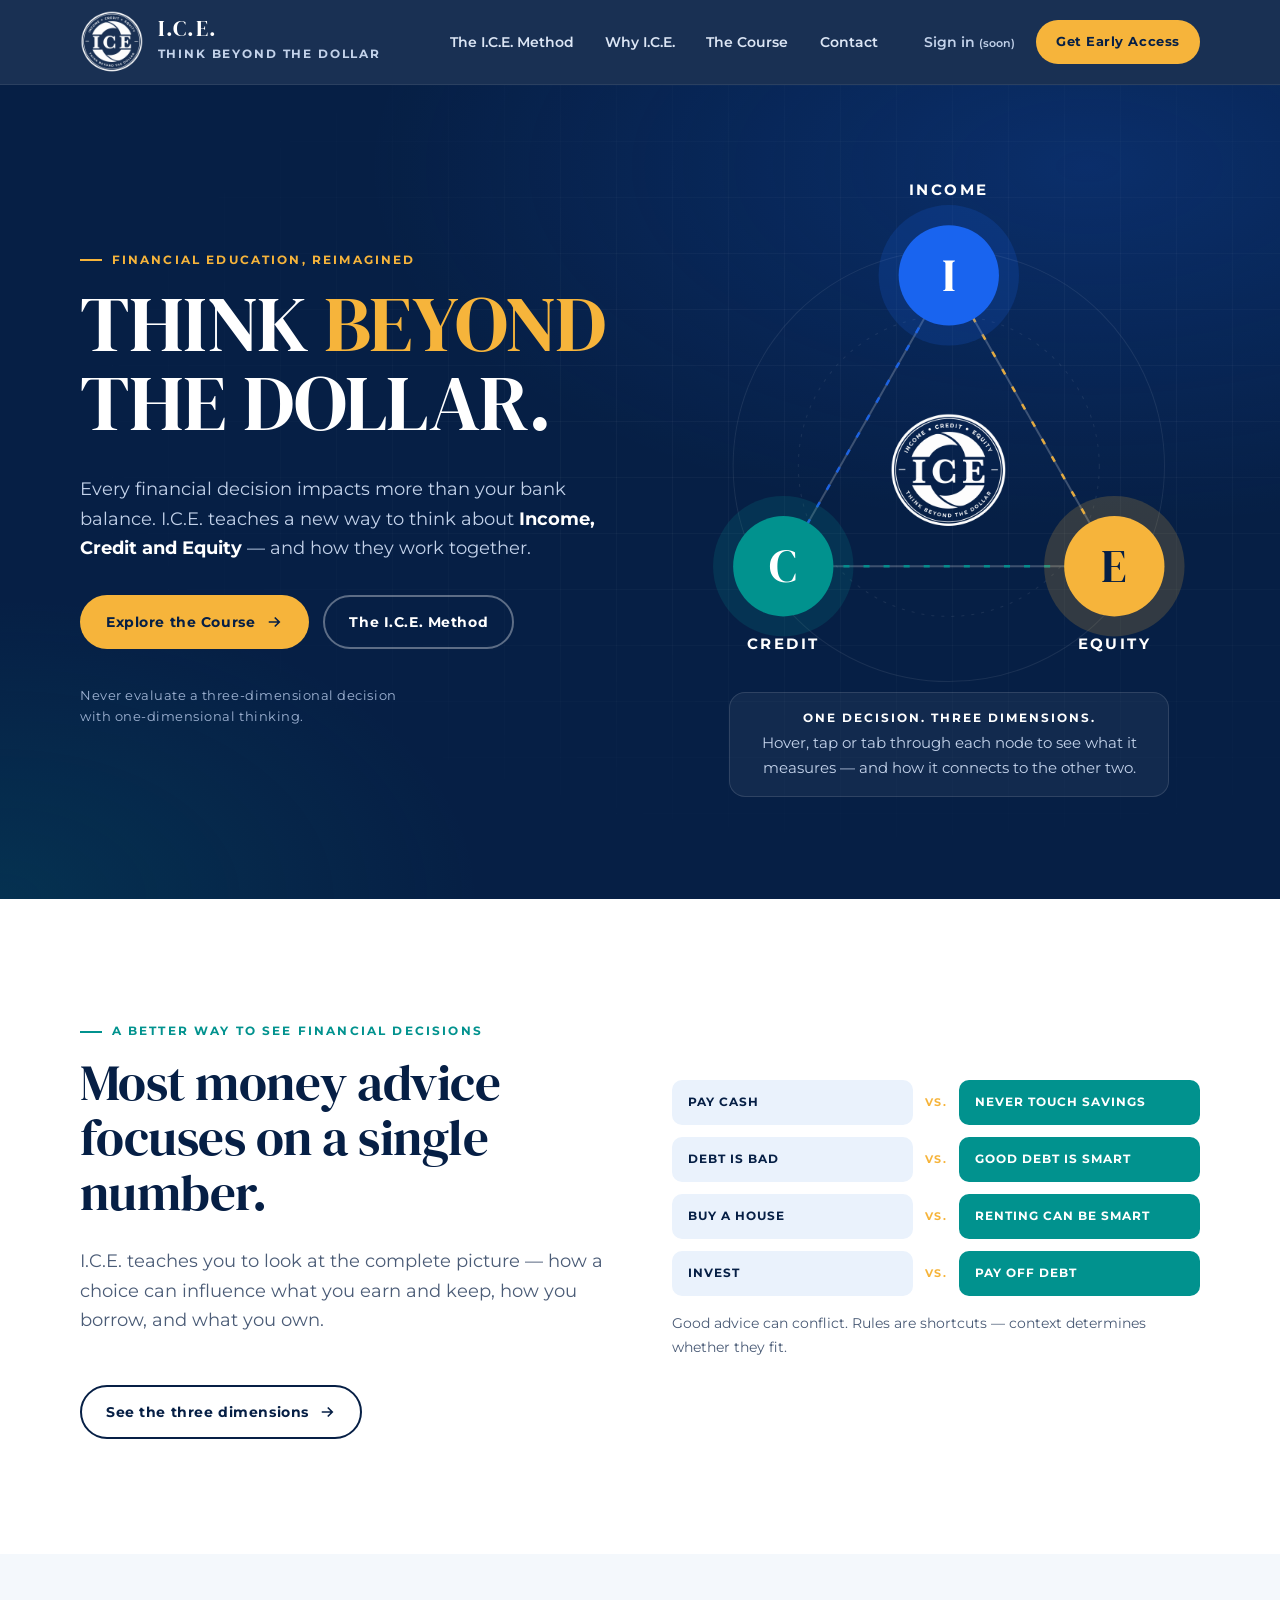
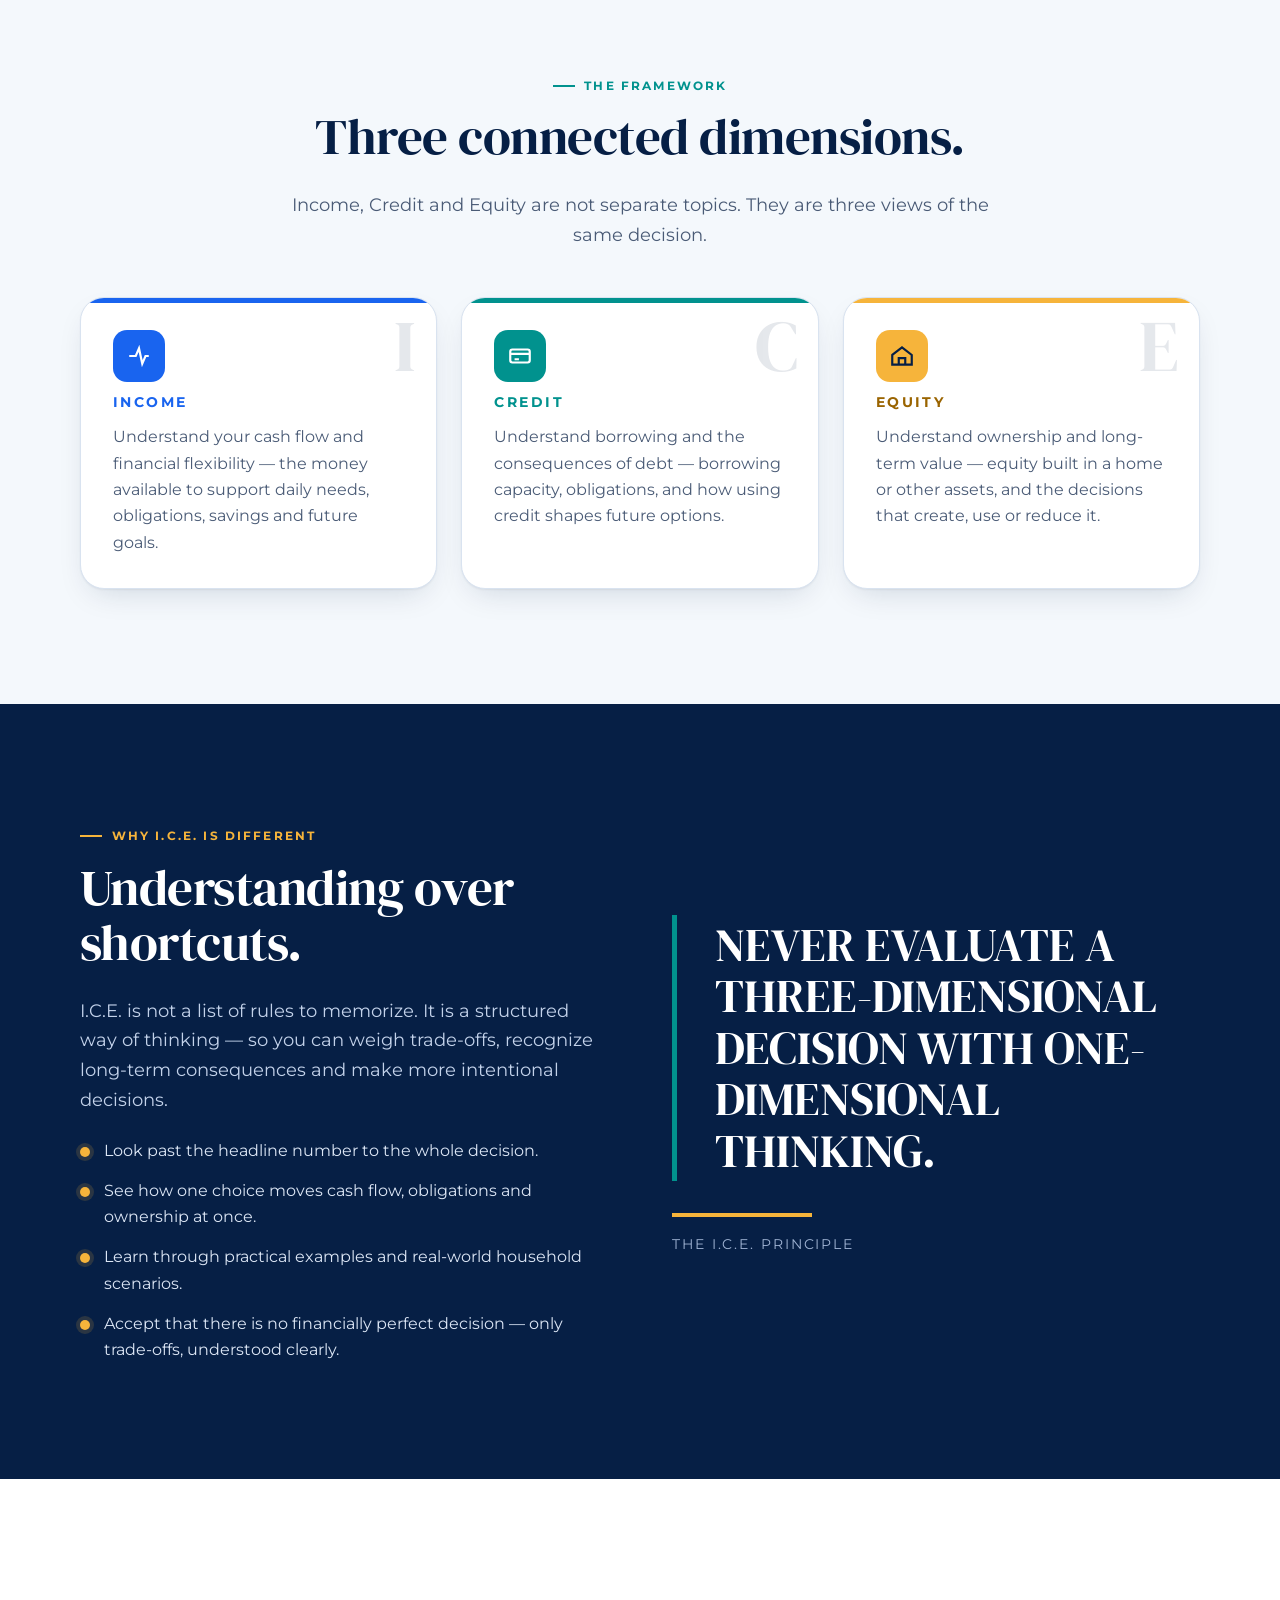
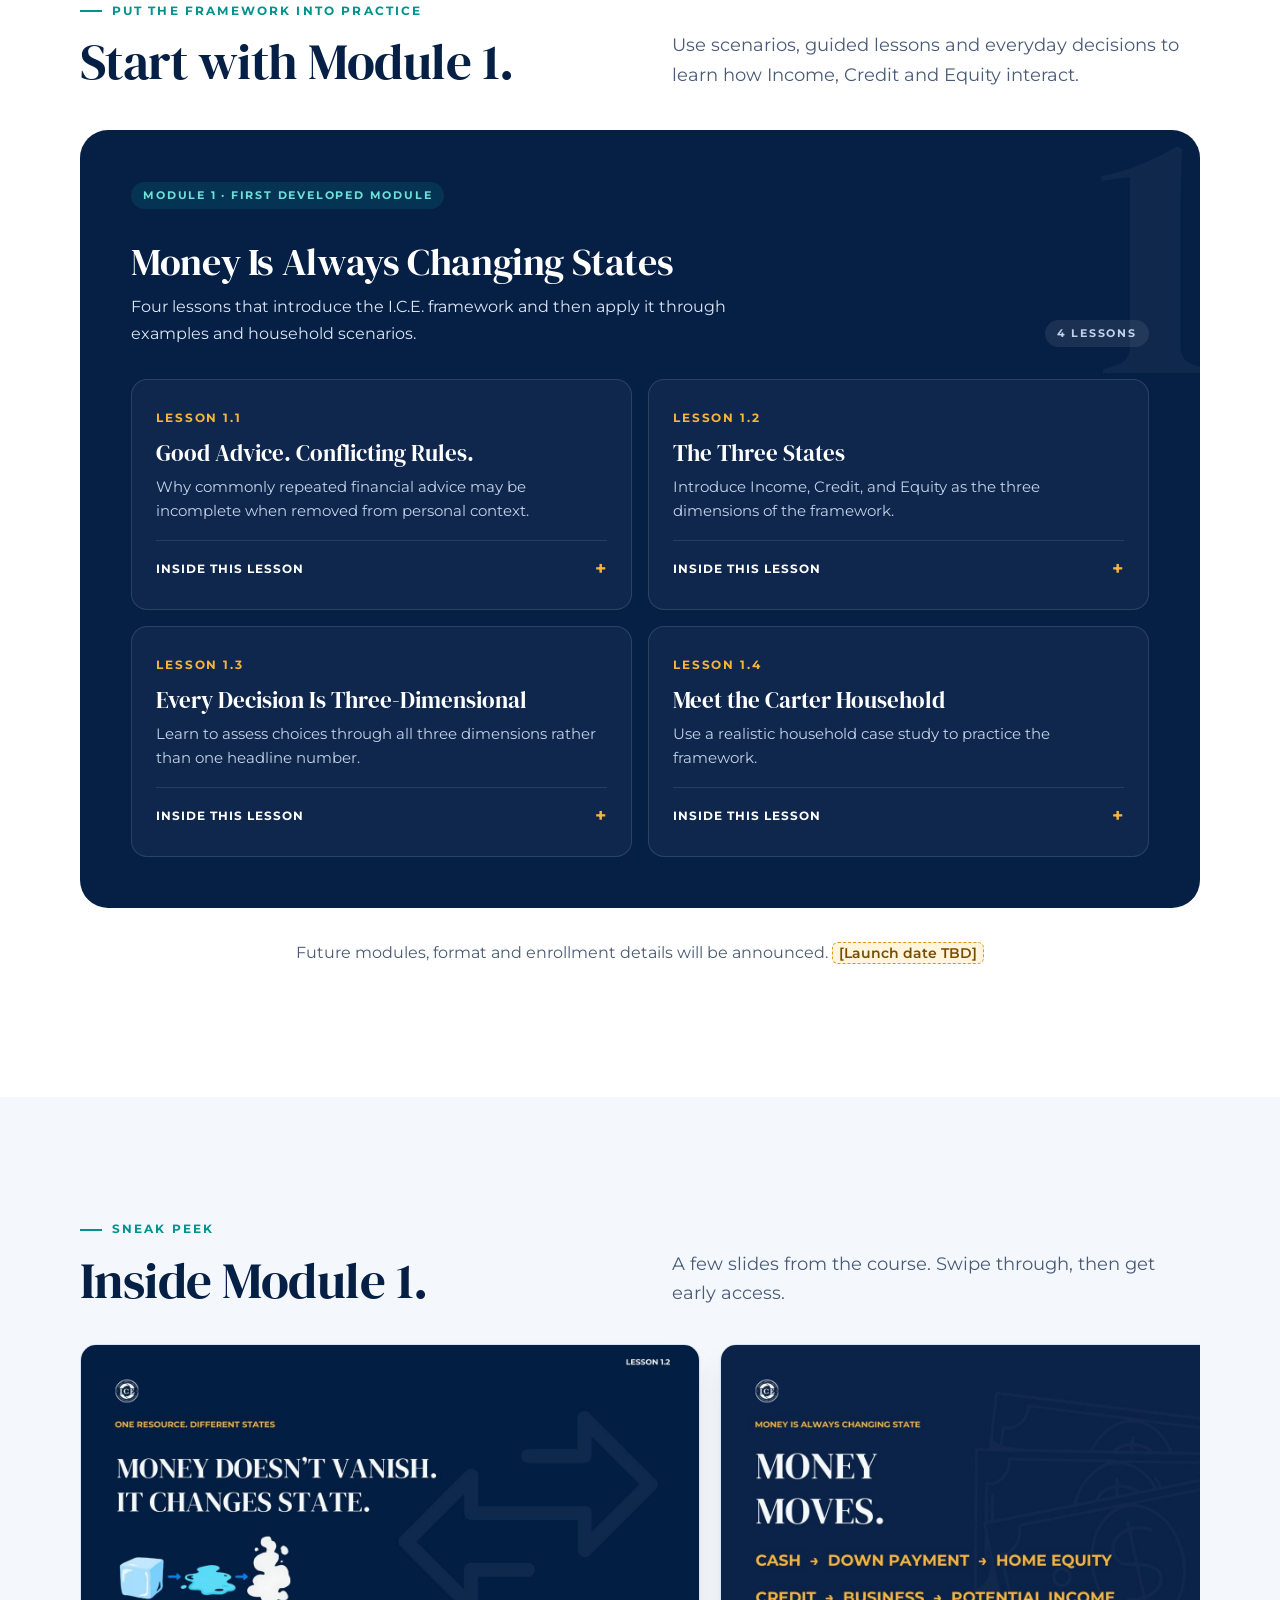
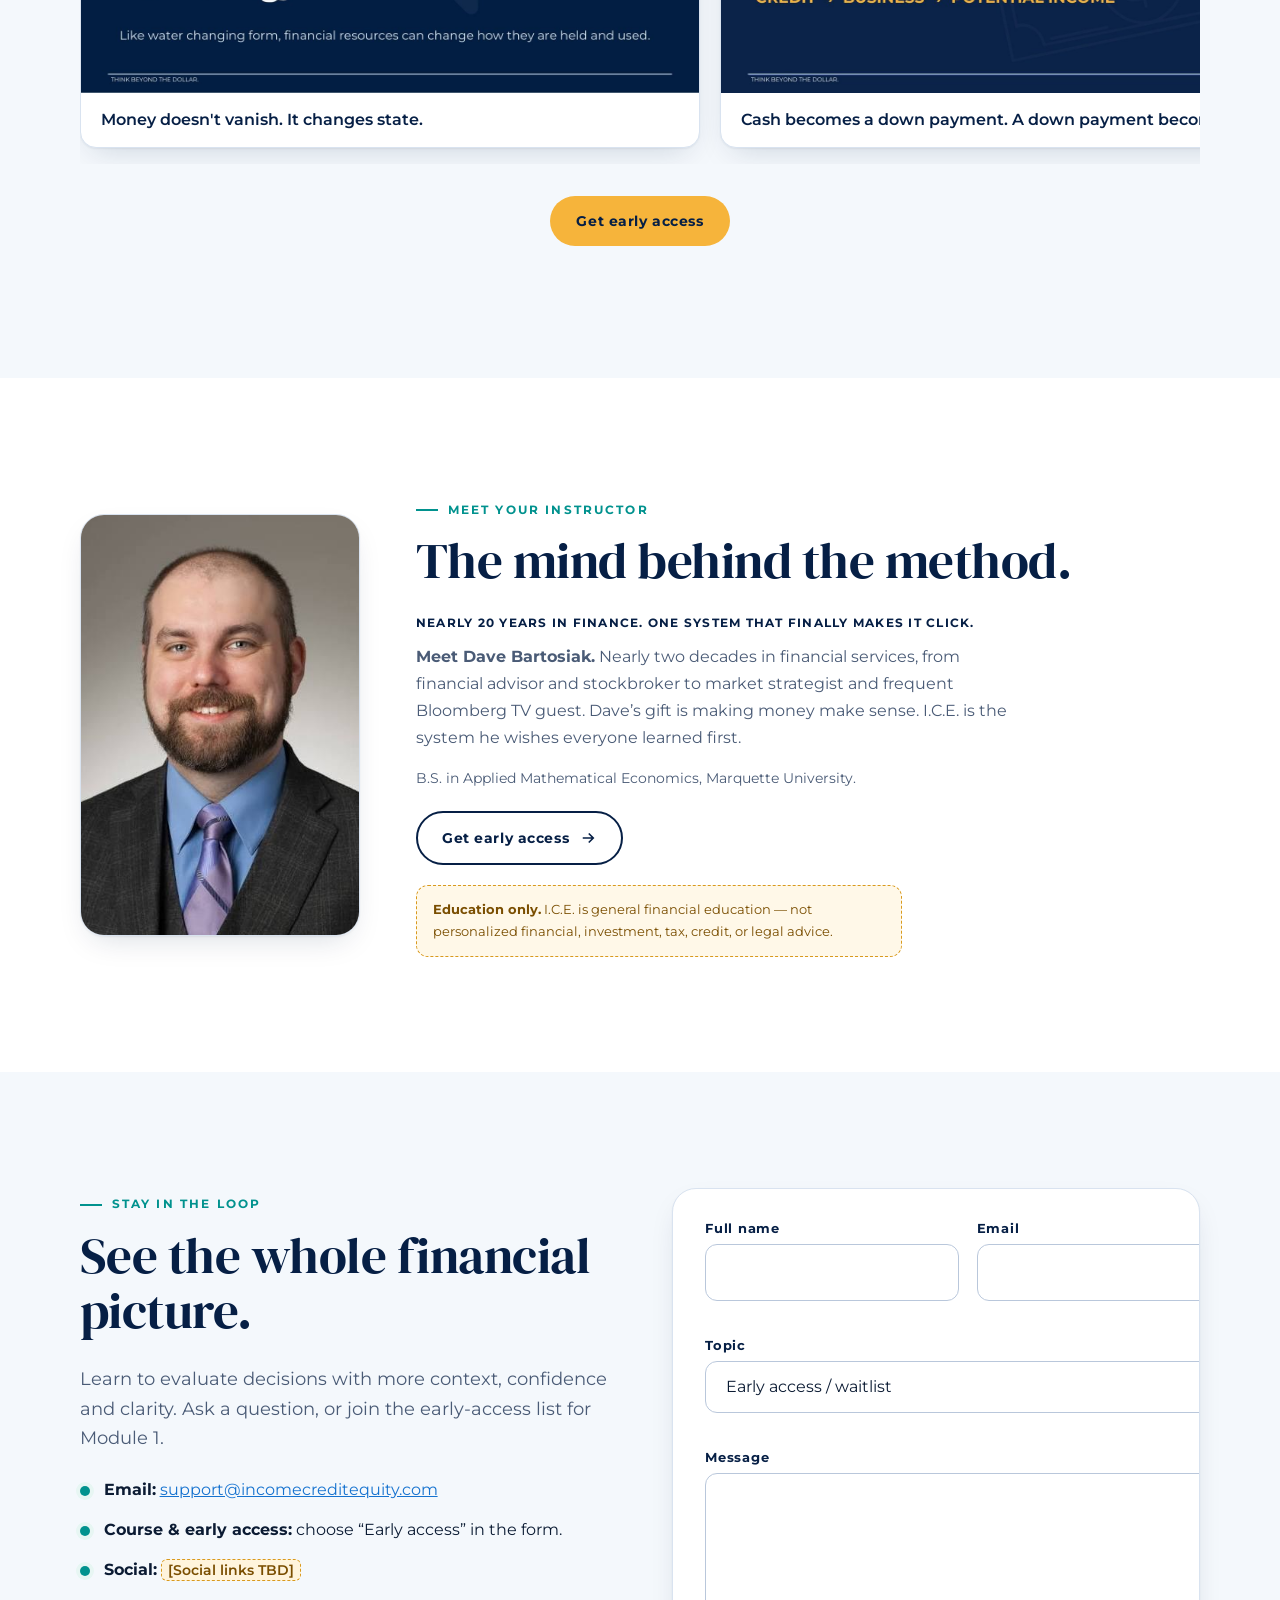
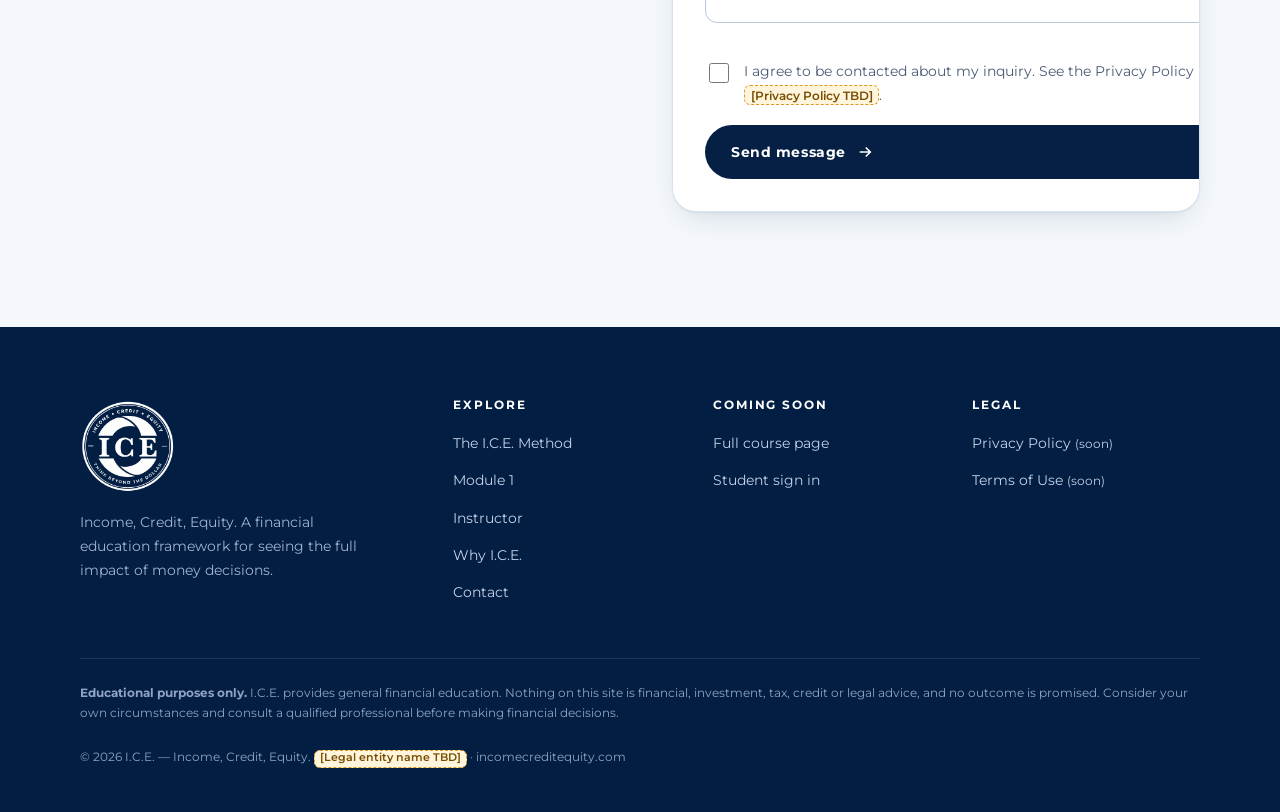
<file: index.html>
<!doctype html>
<html lang="en" class="no-js">
<head>
<meta charset="utf-8">
<meta name="viewport" content="width=device-width, initial-scale=1">
<title>I.C.E. — Income, Credit, Equity | Think Beyond the Dollar</title>
<meta name="description" content="I.C.E. is a financial education framework that teaches you to evaluate money decisions through Income, Credit and Equity together. Think Beyond the Dollar.">
<meta name="theme-color" content="#061F45">
<meta property="og:title" content="I.C.E. — Income, Credit, Equity | Think Beyond the Dollar"><meta property="og:description" content="I.C.E. is a financial education framework that teaches you to evaluate money decisions through Income, Credit and Equity together. Think Beyond the Dollar.">
<meta property="og:image" content="assets/ice-logo.jpg">
<link rel="icon" href="assets/favicon.png">
<link rel="preconnect" href="https://fonts.googleapis.com"><link rel="preconnect" href="https://fonts.gstatic.com" crossorigin>
<link href="https://fonts.googleapis.com/css2?family=DM+Serif+Display&family=Montserrat:wght@400;500;600;700&display=swap" rel="stylesheet">
<link rel="stylesheet" href="css/styles.css?v=20261105b">
</head>
<body>
<a class="skip" href="#main">Skip to content</a>
<header class="site-header">
  <div class="wrap nav">
    <a class="brand" href="index.html" aria-label="I.C.E. home">
      <img src="assets/ice-logo-white.png" alt="I.C.E. official seal: Income, Credit, Equity — Think Beyond the Dollar" width="60" height="60">
      <div><strong>I.C.E.</strong><span>Think Beyond the Dollar</span></div>
    </a>
    <button class="menu-btn" aria-expanded="false" aria-controls="nav-menu" aria-label="Menu"><span></span></button>
    <nav id="nav-menu" class="nav-menu" aria-label="Primary">
      <ul class="nav-links"><li><a href="#framework">The I.C.E. Method</a></li><li><a href="#different">Why I.C.E.</a></li><li><a href="#course">The Course</a></li><li><a href="#contact">Contact</a></li></ul>
      <div class="nav-actions">
        <!-- FUTURE: student accounts. Point to the LMS / auth provider once chosen. -->
        <a class="signin" href="#" aria-disabled="true" title="Student accounts coming soon">Sign in <small>(soon)</small></a>
        <!-- FUTURE: swap to enrollment/checkout URL when live. -->
        <a class="btn btn-primary" href="#contact">Get Early Access</a>
      </div>
    </nav>
  </div>
</header>
<main id="main" class="page-fade">

<section class="hero" aria-labelledby="hero-title">
  <div class="wrap hero-grid">
    <div class="reveal">
      <span class="eyebrow">Financial education, reimagined</span>
      <h1 id="hero-title">Think <em>Beyond</em> the Dollar.</h1>
      <p class="lead">Every financial decision impacts more than your bank balance. I.C.E. teaches a new way to think about <strong style="color:#fff">Income, Credit and Equity</strong> — and how they work together.</p>
      <div class="btn-row">
        <a class="btn btn-primary" href="#course">Explore the Course <svg viewBox="0 0 24 24" fill="none" stroke="currentColor" stroke-width="2.2" aria-hidden="true"><path d="M5 12h14M13 6l6 6-6 6"/></svg></a>
        <a class="btn btn-ghost" href="#framework">The I.C.E. Method</a>
      </div>
      <div class="hero-note"><span>Never evaluate a three-dimensional decision<br>with one-dimensional thinking.</span></div>
    </div>
    <div class="hero-visual reveal"><div class="system" data-system>
  <svg viewBox="0 0 500 470" role="group" aria-label="Diagram: Income, Credit and Equity connected as one system. Select a node to learn more.">
    <circle class="ring" cx="250" cy="275" r="215" style="stroke:rgba(255,255,255,.08)"/>
    <circle class="ring" cx="250" cy="275" r="150" style="stroke:rgba(255,255,255,.08);stroke-dasharray:3 7"/>
    <path class="link" data-pair="income-credit" d="M250 85 L85 375" style="stroke:rgba(255,255,255,.22)"/>
    <path class="link" data-pair="credit-equity" d="M85 375 L415 375" style="stroke:rgba(255,255,255,.22)"/>
    <path class="link" data-pair="income-equity" d="M415 375 L250 85" style="stroke:rgba(255,255,255,.22)"/>
    <path class="flow" d="M250 85 L85 375" stroke="#1964EF"/>
    <path class="flow" d="M85 375 L415 375" stroke="#01928E"/>
    <path class="flow" d="M415 375 L250 85" stroke="#F6B43B"/>
    <image class="center-seal" href="assets/ice-logo-white.png" x="190" y="220" width="120" height="120" aria-hidden="true"/>
    <g class="node" tabindex="0" role="button" data-key="income" data-color="#1964EF" data-title="INCOME" data-desc="How money flows into and out of your financial life — cash flow, flexibility, and what a decision does to the month." aria-label="INCOME: How money flows into and out of your financial life — cash flow, flexibility, and what a decision does to the month.">
      <circle class="halo" cx="250" cy="85" r="70" fill="#1964EF"/>
      <circle class="core" cx="250" cy="85" r="50" fill="#1964EF"/>
      <text class="letter" x="250" y="101" text-anchor="middle" style="fill:#fff">I</text>
      <text x="250" y="5" text-anchor="middle" style="fill:#fff">INCOME</text></g>
    <g class="node" tabindex="0" role="button" data-key="credit" data-color="#01928E" data-title="CREDIT" data-desc="Borrowing, obligations and access to capital — how a choice affects debt burden and future options." aria-label="CREDIT: Borrowing, obligations and access to capital — how a choice affects debt burden and future options.">
      <circle class="halo" cx="85" cy="375" r="70" fill="#01928E"/>
      <circle class="core" cx="85" cy="375" r="50" fill="#01928E"/>
      <text class="letter" x="85" y="391" text-anchor="middle" style="fill:#fff">C</text>
      <text x="85" y="457" text-anchor="middle" style="fill:#fff">CREDIT</text></g>
    <g class="node" tabindex="0" role="button" data-key="equity" data-color="#F6B43B" data-title="EQUITY" data-desc="Ownership, assets and long-term value — whether a decision creates, uses or reduces what you own." aria-label="EQUITY: Ownership, assets and long-term value — whether a decision creates, uses or reduces what you own.">
      <circle class="halo" cx="415" cy="375" r="70" fill="#F6B43B"/>
      <circle class="core" cx="415" cy="375" r="50" fill="#F6B43B"/>
      <text class="letter" x="415" y="391" text-anchor="middle" style="fill:#061F45">E</text>
      <text x="415" y="457" text-anchor="middle" style="fill:#fff">EQUITY</text></g>
  </svg>
</div>
<div class="system-caption" aria-live="polite"><strong>One decision. Three dimensions.</strong><p>Hover, tap or tab through each node to see what it measures — and how it connects to the other two.</p></div></div>
  </div>
</section>

<section class="section" aria-labelledby="better">
  <div class="wrap grid-2">
    <div class="reveal">
      <span class="eyebrow">A better way to see financial decisions</span>
      <h2 id="better">Most money advice focuses on a single number.</h2>
      <p class="lead">I.C.E. teaches you to look at the complete picture — how a choice can influence what you earn and keep, how you borrow, and what you own.</p>
      <a class="btn btn-outline mt-2" href="#framework">See the three dimensions <svg viewBox="0 0 24 24" fill="none" stroke="currentColor" stroke-width="2.2" aria-hidden="true"><path d="M5 12h14M13 6l6 6-6 6"/></svg></a>
    </div>
    <div class="reveal">
      <div class="versus" aria-label="Examples of familiar financial rules that conflict">
        <div class="vs-row"><span class="a">Pay cash</span><i>VS.</i><span class="b">Never touch savings</span></div>
        <div class="vs-row"><span class="a">Debt is bad</span><i>VS.</i><span class="b">Good debt is smart</span></div>
        <div class="vs-row"><span class="a">Buy a house</span><i>VS.</i><span class="b">Renting can be smart</span></div>
        <div class="vs-row"><span class="a">Invest</span><i>VS.</i><span class="b">Pay off debt</span></div>
      </div>
      <p style="margin-top:1rem;font-size:.9rem;color:var(--muted)">Good advice can conflict. Rules are shortcuts — context determines whether they fit.</p>
    </div>
  </div>
</section>

<section class="section tint" id="framework" aria-labelledby="pillars">
  <div class="wrap">
    <div class="center reveal" style="margin-bottom:3rem"><span class="eyebrow">The framework</span><h2 id="pillars">Three connected dimensions.</h2>
    <p class="lead">Income, Credit and Equity are not separate topics. They are three views of the same decision.</p></div>
    <div class="grid-3">
  <article class="card pillar c-income reveal"><div class="bar"></div><span class="letter" aria-hidden="true">I</span>
    <div class="icon" aria-hidden="true"><svg width="26" height="26" viewBox="0 0 24 24" fill="none" stroke="currentColor" stroke-width="2"><path d="M3 12h6l3-7 3 14 3-7h3"/></svg></div>
    <h3>Income</h3><p>Understand your cash flow and financial flexibility — the money available to support daily needs, obligations, savings and future goals.</p></article>
  <article class="card pillar c-credit reveal"><div class="bar"></div><span class="letter" aria-hidden="true">C</span>
    <div class="icon" aria-hidden="true"><svg width="26" height="26" viewBox="0 0 24 24" fill="none" stroke="currentColor" stroke-width="2"><rect x="3" y="6" width="18" height="12" rx="2"/><path d="M3 10h18M7 15h4"/></svg></div>
    <h3>Credit</h3><p>Understand borrowing and the consequences of debt — borrowing capacity, obligations, and how using credit shapes future options.</p></article>
  <article class="card pillar c-equity reveal"><div class="bar"></div><span class="letter" aria-hidden="true">E</span>
    <div class="icon" aria-hidden="true"><svg width="26" height="26" viewBox="0 0 24 24" fill="none" stroke="currentColor" stroke-width="2"><path d="M3 11l9-7 9 7v9H3z"/><path d="M9 20v-6h6v6"/></svg></div>
    <h3>Equity</h3><p>Understand ownership and long-term value — equity built in a home or other assets, and the decisions that create, use or reduce it.</p></article>
</div>
  </div>
</section>

<section class="section dark" id="different" aria-labelledby="different-h">
  <div class="wrap grid-2">
    <div class="reveal">
      <span class="eyebrow">Why I.C.E. is different</span>
      <h2 id="different-h">Understanding over shortcuts.</h2>
      <p class="lead">I.C.E. is not a list of rules to memorize. It is a structured way of thinking — so you can weigh trade-offs, recognize long-term consequences and make more intentional decisions.</p>
      <ul class="kicker-list">
        <li>Look past the headline number to the whole decision.</li>
        <li>See how one choice moves cash flow, obligations and ownership at once.</li>
        <li>Learn through practical examples and real-world household scenarios.</li>
        <li>Accept that there is no financially perfect decision — only trade-offs, understood clearly.</li>
      </ul>
    </div>
    <div class="reveal"><div class="principle"><p>Never evaluate a three-dimensional decision with one-dimensional thinking.</p></div><hr class="gold-rule"><p style="margin-top:1rem;font-size:.85rem;letter-spacing:.14em;text-transform:uppercase;color:#9FB3D3">The I.C.E. Principle</p></div>
  </div>
</section>

<section class="section" id="course" aria-labelledby="practice">
  <div class="wrap">
    <div class="grid-2" style="align-items:end;margin-bottom:2.5rem">
      <div class="reveal"><span class="eyebrow">Put the framework into practice</span><h2 id="practice" class="mb-0">Start with Module 1.</h2></div>
      <p class="lead reveal mb-0">Use scenarios, guided lessons and everyday decisions to learn how Income, Credit and Equity interact.</p>
    </div>
    <div class="module reveal">
  <div class="module-head"><div><span class="tag">Module 1 · First developed module</span><h3 class="mt-2 mb-0">Money Is Always Changing States</h3>
  <p class="mb-0" style="max-width:56ch;margin-top:.75rem">Four lessons that introduce the I.C.E. framework and then apply it through examples and household scenarios.</p></div>
  <span class="tag soon">4 lessons</span></div>
  <div class="lessons"><article class="lesson"><span class="num">LESSON 1.1</span><h4>Good Advice. Conflicting Rules.</h4><p>Why commonly repeated financial advice may be incomplete when removed from personal context.</p><details><summary>Inside this lesson</summary><ul><li>Good advice can conflict: pay cash vs. never touch savings; buy vs. rent; invest vs. pay off debt.</li><li>Rules see one variable — each captures something real, but not the whole decision.</li><li>Same purchase, different context: the $50,000 car, seen through two very different households.</li><li>Takeaway: rules inform the analysis. They do not replace it.</li></ul></details></article><article class="lesson"><span class="num">LESSON 1.2</span><h4>The Three States</h4><p>Introduce Income, Credit, and Equity as the three dimensions of the framework.</p><details><summary>Inside this lesson</summary><ul><li><span class="placeholder">[Lesson outline TBD — add from final slides]</span></li></ul></details></article><article class="lesson"><span class="num">LESSON 1.3</span><h4>Every Decision Is Three-Dimensional</h4><p>Learn to assess choices through all three dimensions rather than one headline number.</p><details><summary>Inside this lesson</summary><ul><li><span class="placeholder">[Lesson outline TBD — add from final slides]</span></li></ul></details></article><article class="lesson"><span class="num">LESSON 1.4</span><h4>Meet the Carter Household</h4><p>Use a realistic household case study to practice the framework.</p><details><summary>Inside this lesson</summary><ul><li><span class="placeholder">[Lesson outline TBD — add from final slides]</span></li></ul></details></article></div>
</div>
    <p class="center mt-2" style="color:var(--muted)">Future modules, format and enrollment details will be announced. <span class="placeholder">[Launch date TBD]</span></p>
  </div>
</section>

<section class="section tint" id="peek" aria-labelledby="peek-h">
  <div class="wrap">
    <div class="grid-2" style="align-items:end;margin-bottom:2rem">
      <div class="reveal"><span class="eyebrow">Sneak peek</span><h2 id="peek-h" class="mb-0">Inside Module 1.</h2></div>
      <p class="lead reveal mb-0">A few slides from the course. Swipe through, then get early access.</p>
    </div>
    <div class="peek-strip reveal" tabindex="0" aria-label="Module 1 slide previews"><figure class="peek-card"><img src="assets/peek/s15.jpg" alt="Module 1 slide: Money doesn't vanish. It changes state." loading="lazy" width="1400" height="788"><figcaption>Money doesn't vanish. It changes state.</figcaption></figure><figure class="peek-card"><img src="assets/peek/s10.jpg" alt="Module 1 slide: Cash becomes a down payment. A down payment becomes equity." loading="lazy" width="1400" height="788"><figcaption>Cash becomes a down payment. A down payment becomes equity.</figcaption></figure><figure class="peek-card"><img src="assets/peek/s8.jpg" alt="Module 1 slide: Never evaluate a 3D decision with 1D thinking." loading="lazy" width="1400" height="788"><figcaption>Never evaluate a 3D decision with 1D thinking.</figcaption></figure><figure class="peek-card"><img src="assets/peek/s20.jpg" alt="Module 1 slide: One decision. Three lenses." loading="lazy" width="1400" height="788"><figcaption>One decision. Three lenses.</figcaption></figure></div>
    <p class="center mt-2"><a class="btn btn-primary" href="#contact">Get early access</a></p>
  </div>
</section>


<section class="section founder" id="instructor" aria-labelledby="instructor-h">
  <div class="wrap founder-grid">
    <figure class="founder-photo reveal">
      <img src="assets/img/dave-bartosiak.jpg" alt="Dave Bartosiak, founder of I.C.E." width="280" height="422" loading="lazy" decoding="async">
    </figure>
    <div class="founder-copy reveal">
      <span class="eyebrow">Meet your instructor</span>
      <h2 id="instructor-h">The mind behind the method.</h2>
      <p class="cred">Nearly 20 years in finance. One system that finally makes it click.</p>
      <p class="bio"><strong>Meet Dave Bartosiak.</strong> Nearly two decades in financial services, from financial advisor and stockbroker to market strategist and frequent Bloomberg TV guest. Dave&rsquo;s gift is making money make sense. I.C.E. is the system he wishes everyone learned first.</p>
      <p class="edu">B.S. in Applied Mathematical Economics, Marquette University.</p>
      <div class="btn-row" style="margin-bottom:1.25rem">
        <a class="btn btn-outline" href="#contact">Get early access <svg viewBox="0 0 24 24" fill="none" stroke="currentColor" stroke-width="2.2" aria-hidden="true"><path d="M5 12h14M13 6l6 6-6 6"/></svg></a>
      </div>
      <p class="founder-note"><strong>Education only.</strong> I.C.E. is general financial education — not personalized financial, investment, tax, credit, or legal advice.</p>
    </div>
  </div>
</section>

<section class="section tint" id="contact" aria-labelledby="contact-h"><div class="wrap grid-2" style="align-items:start">
  <div class="reveal">
    <span class="eyebrow">Stay in the loop</span><h2 id="contact-h">See the whole financial picture.</h2><p class="lead">Learn to evaluate decisions with more context, confidence and clarity. Ask a question, or join the early-access list for Module 1.</p>
    <ul class="kicker-list">
      <li><span><strong>Email:</strong> <a href="mailto:support@incomecreditequity.com">support@incomecreditequity.com</a></span></li>
      <li><span><strong>Course & early access:</strong> choose “Early access” in the form.</span></li>
      <li><span><strong>Social:</strong> <span class="placeholder">[Social links TBD]</span></span></li>
    </ul>
  </div>
  <div class="card reveal">
    <form id="contact-form" class="form" novalidate action="https://formsubmit.co/ajax/support@incomecreditequity.com" method="post">
      <div class="row-2">
        <div class="field"><label for="name">Full name</label><input id="name" name="name" autocomplete="name" required aria-describedby="name-err"><span class="err" id="name-err"></span></div>
        <div class="field"><label for="email">Email</label><input id="email" name="email" type="email" autocomplete="email" required aria-describedby="email-err"><span class="err" id="email-err"></span></div>
      </div>
      <div class="field"><label for="topic">Topic</label>
        <select id="topic" name="topic" required aria-describedby="topic-err"><option value="">Select a topic</option><option value="early-access" selected>Early access / waitlist</option><option value="course">Course question</option><option value="general">General inquiry</option><option value="partnership">Partnership or media</option></select><span class="err" id="topic-err"></span></div>
      <div class="field"><label for="message">Message</label><textarea id="message" name="message" required aria-describedby="message-err"></textarea><span class="err" id="message-err"></span></div>
      <div class="hp" aria-hidden="true"><label for="company_website">Leave blank</label><input id="company_website" name="company_website" tabindex="-1" autocomplete="off"></div>
      <div><label class="check"><input type="checkbox" id="consent" name="consent" required aria-describedby="consent-err"><span>I agree to be contacted about my inquiry. See the Privacy Policy <span class="placeholder">[Privacy Policy TBD]</span>.</span></label><span class="err" id="consent-err"></span></div>
      <button class="btn btn-navy" type="submit">Send message <svg viewBox="0 0 24 24" fill="none" stroke="currentColor" stroke-width="2.2" aria-hidden="true"><path d="M5 12h14M13 6l6 6-6 6"/></svg></button>
    </form>
    <div id="form-success" class="form-success" tabindex="-1" hidden role="status"><h3>Thank you.</h3><p class="mb-0">Thanks, your message was sent. We'll be in touch soon.</p></div>
  </div></div></section>
<script>/* Preselect topic from ?topic= */(function(){var t=new URLSearchParams(location.search).get('topic');var s=document.getElementById('topic');if(t&&s)s.value=t;})();</script>

</main>
<footer class="site-footer">
  <div class="wrap">
    <div class="foot-grid">
      <div class="foot-brand">
        <img src="assets/ice-logo-white.png" alt="I.C.E. seal" width="96" height="96" loading="lazy">
        <p>Income, Credit, Equity. A financial education framework for seeing the full impact of money decisions.</p>
      </div>
      <div><h2>Explore</h2><ul>
        <li><a href="#framework">The I.C.E. Method</a></li><li><a href="#course">Module 1</a></li>
        <li><a href="#instructor">Instructor</a></li><li><a href="#different">Why I.C.E.</a></li><li><a href="#contact">Contact</a></li></ul></div>
      <div><h2>Coming soon</h2><ul>
        <li><a href="#" aria-disabled="true">Full course page</a></li>
        <li><a href="#" aria-disabled="true">Student sign in</a></li></ul></div>
      <div><h2>Legal</h2><ul>
        <li><a href="#" aria-disabled="true">Privacy Policy <small>(soon)</small></a></li>
        <li><a href="#" aria-disabled="true">Terms of Use <small>(soon)</small></a></li></ul></div>
    </div>
    <div class="disclaimer">
      <p><strong>Educational purposes only.</strong> I.C.E. provides general financial education. Nothing on this site is financial, investment, tax, credit or legal advice, and no outcome is promised. Consider your own circumstances and consult a qualified professional before making financial decisions.</p>
      <p>&copy; <span id="year">2026</span> I.C.E. — Income, Credit, Equity. <span class="placeholder">[Legal entity name TBD]</span> · incomecreditequity.com</p>
    </div>
  </div>
</footer>
<script src="js/main.js?v=20261105b" defer></script>
</body></html>
</file>
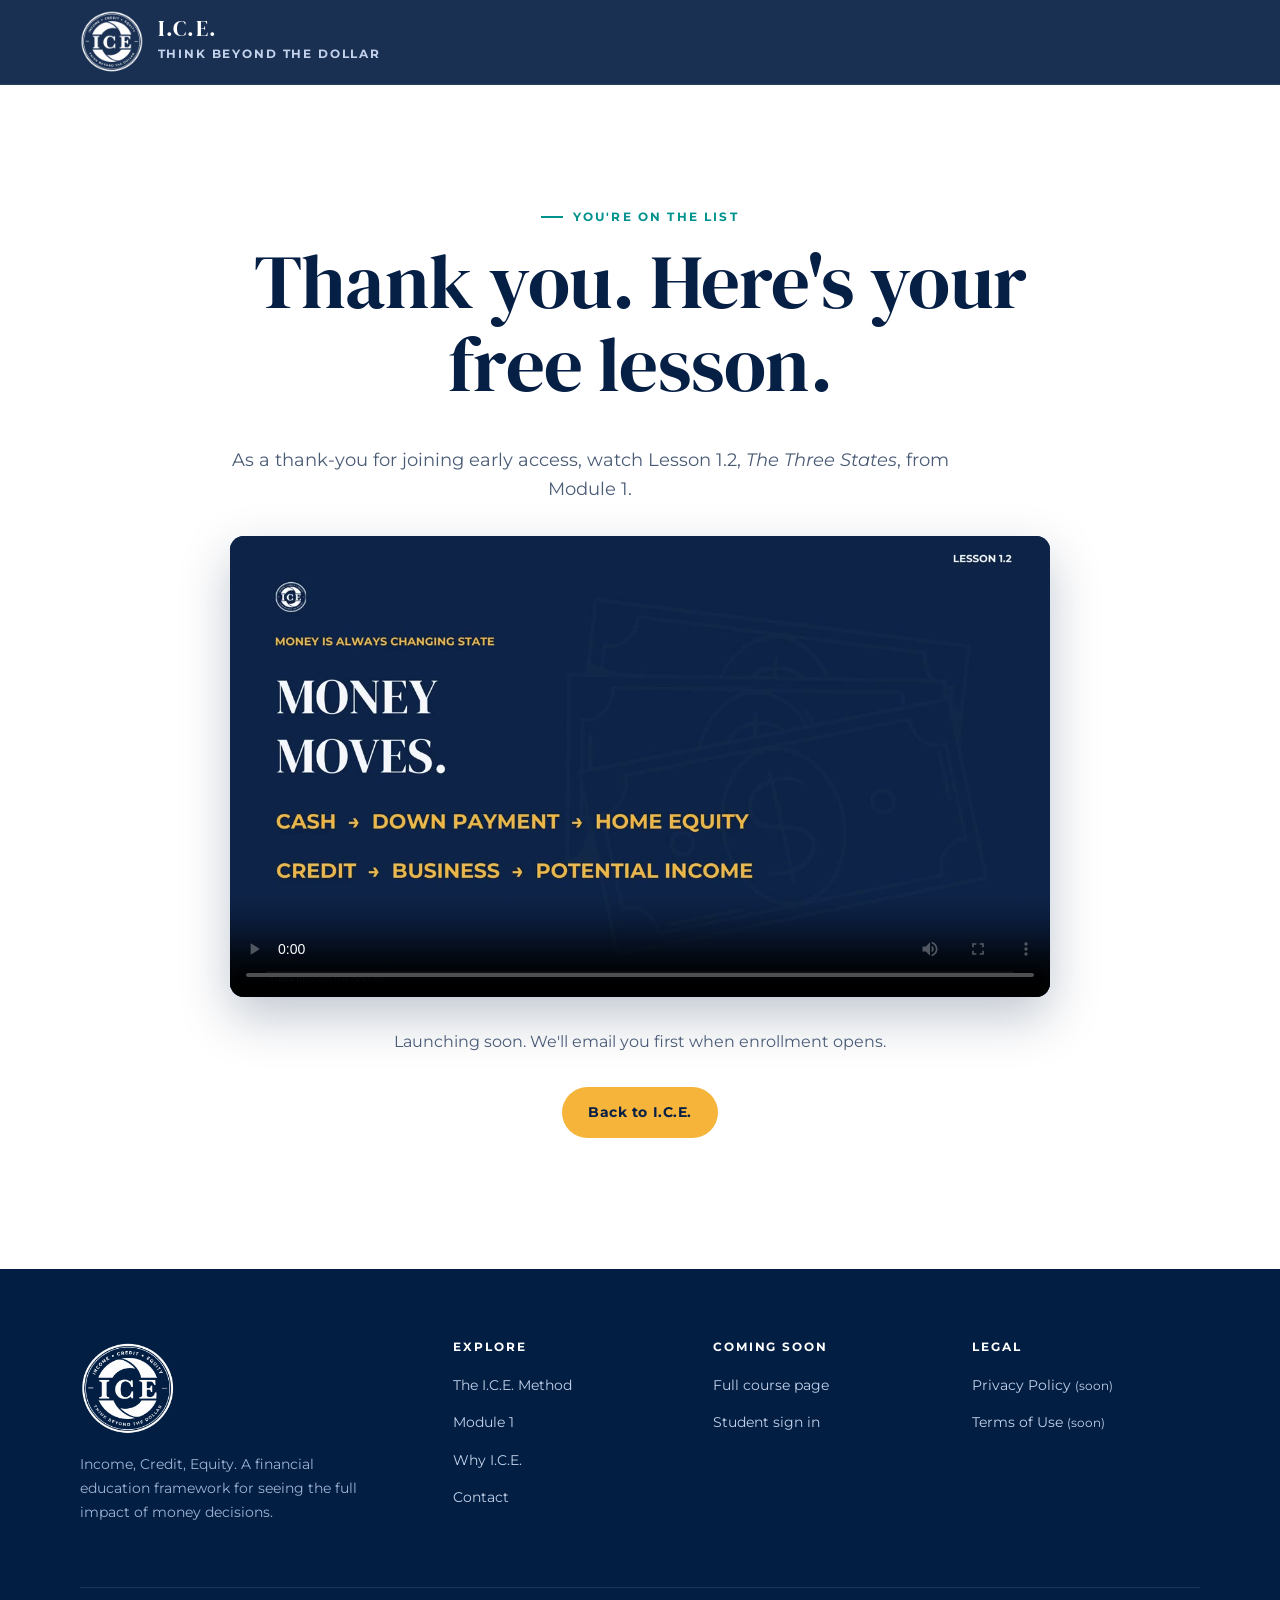
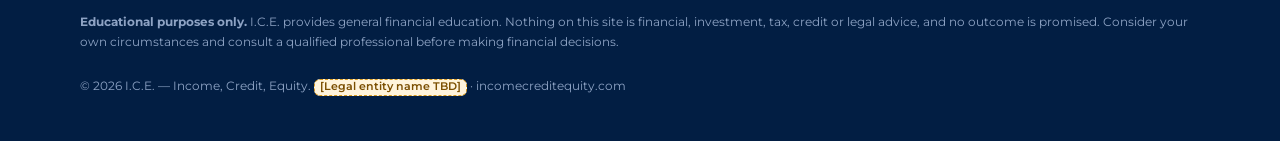
<file: thanks.html>
<!doctype html>
<html lang="en" class="no-js">
<head>
<meta charset="utf-8">
<meta name="viewport" content="width=device-width, initial-scale=1">
<title>You're on the list | I.C.E.</title>
<meta name="robots" content="noindex">
<meta name="description" content="I.C.E. is a financial education framework that teaches you to evaluate money decisions through Income, Credit and Equity together. Think Beyond the Dollar.">
<meta name="theme-color" content="#061F45">
<meta property="og:title" content="I.C.E. — Income, Credit, Equity | Think Beyond the Dollar"><meta property="og:description" content="I.C.E. is a financial education framework that teaches you to evaluate money decisions through Income, Credit and Equity together. Think Beyond the Dollar.">
<meta property="og:image" content="assets/ice-logo.jpg">
<link rel="icon" href="assets/favicon.png">
<link rel="preconnect" href="https://fonts.googleapis.com"><link rel="preconnect" href="https://fonts.gstatic.com" crossorigin>
<link href="https://fonts.googleapis.com/css2?family=DM+Serif+Display&family=Montserrat:wght@400;500;600;700&display=swap" rel="stylesheet">
<link rel="stylesheet" href="css/styles.css">
</head>
<body>
<header class="site-header"><div class="wrap nav"><a class="brand" href="index.html" aria-label="I.C.E. home"><img src="assets/ice-logo-white.png" alt="I.C.E. seal" width="60" height="60"><div><strong>I.C.E.</strong><span>Think Beyond the Dollar</span></div></a></div></header>
<main id="main">
<section class="section"><div class="wrap" style="max-width:900px;text-align:center">
<span class="eyebrow">You're on the list</span>
<h1 style="font-family:'DM Serif Display',serif">Thank you. Here's your free lesson.</h1>
<p class="lead">As a thank-you for joining early access, watch Lesson 1.2, <em>The Three States</em>, from Module 1.</p>
<div style="margin:2rem auto;border-radius:14px;overflow:hidden;box-shadow:0 20px 50px rgba(6,31,69,.25);background:#061F45">
<video controls playsinline preload="metadata" poster="assets/video/lesson-1-2-poster.jpg" style="width:100%;display:block" controlslist="nodownload"><source src="assets/video/lesson-1-2.mp4" type="video/mp4">Your browser can't play this video.</video>
</div>
<p style="color:var(--muted)">Launching soon. We'll email you first when enrollment opens.</p>
<p class="mt-2"><a class="btn btn-primary" href="index.html">Back to I.C.E.</a></p>
</div></section>
</main>
<footer class="site-footer">
  <div class="wrap">
    <div class="foot-grid">
      <div class="foot-brand">
        <img src="assets/ice-logo-white.png" alt="I.C.E. seal" width="96" height="96" loading="lazy">
        <p>Income, Credit, Equity. A financial education framework for seeing the full impact of money decisions.</p>
      </div>
      <div><h2>Explore</h2><ul>
        <li><a href="#framework">The I.C.E. Method</a></li><li><a href="#course">Module 1</a></li>
        <li><a href="#different">Why I.C.E.</a></li><li><a href="#contact">Contact</a></li></ul></div>
      <div><h2>Coming soon</h2><ul>
        <li><a href="#" aria-disabled="true">Full course page</a></li>
        <li><a href="#" aria-disabled="true">Student sign in</a></li></ul></div>
      <div><h2>Legal</h2><ul>
        <li><a href="#" aria-disabled="true">Privacy Policy <small>(soon)</small></a></li>
        <li><a href="#" aria-disabled="true">Terms of Use <small>(soon)</small></a></li></ul></div>
    </div>
    <div class="disclaimer">
      <p><strong>Educational purposes only.</strong> I.C.E. provides general financial education. Nothing on this site is financial, investment, tax, credit or legal advice, and no outcome is promised. Consider your own circumstances and consult a qualified professional before making financial decisions.</p>
      <p>&copy; <span id="year">2026</span> I.C.E. — Income, Credit, Equity. <span class="placeholder">[Legal entity name TBD]</span> · incomecreditequity.com</p>
    </div>
  </div>
</footer>
<script src="js/main.js" defer></script>
</body></html>
</file>
<file: css/styles.css>
/* I.C.E. — Think Beyond the Dollar
   Palette sampled from Module 1 slides + official seal. Fonts: DM Serif Display (headlines), Montserrat (body/UI). */
:root{
  --navy:#061F45; --navy-deep:#021E43; --seal:#0F224A; --navy-2:#24406B;
  --blue:#1964EF; --blue-2:#1572CF; --teal:#01928E; --teal-l:#E7F6F3; --gold:#F6B43B;
  --ice:#EAF2FC; --ice-2:#F4F8FC; --gray:#F7F7F9; --ink:#0B1B33; --muted:#4A5B76; --line:#D9E3F0; --white:#fff;
  --serif:"DM Serif Display",Georgia,serif; --sans:"Montserrat",system-ui,-apple-system,"Segoe UI",sans-serif;
  --r:16px; --r-lg:24px; --shadow:0 1px 2px rgba(6,31,69,.06),0 12px 32px -12px rgba(6,31,69,.18);
  --max:1200px; --ease:cubic-bezier(.2,.7,.2,1);
}
*,*::before,*::after{box-sizing:border-box}
html{scroll-behavior:smooth;-webkit-text-size-adjust:100%}
body{margin:0;font-family:var(--sans);color:var(--ink);background:#fff;line-height:1.65;font-size:1rem;-webkit-font-smoothing:antialiased}
img,svg{max-width:100%;display:block}
a{color:var(--blue-2)}
h1,h2,h3{font-family:var(--serif);font-weight:400;line-height:1.08;letter-spacing:-.01em;margin:0 0 .5em;color:var(--navy)}
h1{font-size:clamp(2.6rem,6vw,5rem)} h2{font-size:clamp(2rem,4vw,3.2rem)} h3{font-size:1.5rem}
p{margin:0 0 1em}
.skip{position:absolute;left:-999px;top:8px;background:var(--gold);color:var(--navy);padding:.6rem 1rem;border-radius:8px;z-index:100;font-weight:700}
.skip:focus{left:8px}
:focus-visible{outline:3px solid var(--gold);outline-offset:3px;border-radius:6px}
.wrap{max-width:var(--max);margin:0 auto;padding:0 clamp(1.25rem,4vw,2.5rem)}
.eyebrow{font:700 .75rem/1.2 var(--sans);letter-spacing:.18em;text-transform:uppercase;color:var(--teal);margin-bottom:1rem;display:inline-flex;gap:.6rem;align-items:center}
.eyebrow::before{content:"";width:22px;height:2px;background:currentColor}
.dark .eyebrow,.on-dark .eyebrow{color:var(--gold)}
.lead{font-size:clamp(1.05rem,1.4vw,1.2rem);color:var(--muted);max-width:60ch}
.dark{background:var(--navy);color:#DCE6F5}
.dark h1,.dark h2,.dark h3{color:#fff}
.dark .lead{color:#C3D2EA}
.section{padding:clamp(4rem,9vw,7.5rem) 0;position:relative}
.section.tint{background:var(--ice-2)}
.center{text-align:center}.center .lead{margin-inline:auto}
.caps{text-transform:uppercase;font-family:var(--serif);letter-spacing:.01em}
.placeholder{display:inline-block;background:#FFF4DC;color:#7A4E00;border:1px dashed #D99A1E;border-radius:6px;padding:.05em .45em;font:600 .85em/1.4 var(--sans)}
.dark .placeholder{background:rgba(246,180,59,.14);color:var(--gold);border-color:rgba(246,180,59,.6)}

/* Buttons */
.btn{display:inline-flex;align-items:center;gap:.6rem;font:700 .9rem/1 var(--sans);letter-spacing:.04em;text-decoration:none;padding:1rem 1.5rem;border-radius:999px;border:2px solid transparent;transition:transform .25s var(--ease),background .25s,color .25s,box-shadow .25s;cursor:pointer;min-height:48px}
.btn svg{width:18px;height:18px;transition:transform .25s var(--ease)}
.btn:hover svg{transform:translateX(3px)}
.btn-primary{background:var(--gold);color:var(--navy)}
.btn-primary:hover{transform:translateY(-2px);box-shadow:0 10px 24px -8px rgba(246,180,59,.6)}
.btn-navy{background:var(--navy);color:#fff}.btn-navy:hover{background:var(--seal);transform:translateY(-2px)}
.btn-ghost{border-color:rgba(255,255,255,.35);color:#fff}.btn-ghost:hover{border-color:#fff;background:rgba(255,255,255,.06)}
.btn-outline{border-color:var(--navy);color:var(--navy)}.btn-outline:hover{background:var(--navy);color:#fff}
.btn-row{display:flex;flex-wrap:wrap;gap:.9rem}

/* Header */
.site-header{position:sticky;top:0;z-index:50;background:rgba(6,31,69,.92);backdrop-filter:saturate(140%) blur(12px);-webkit-backdrop-filter:saturate(140%) blur(12px);border-bottom:1px solid rgba(255,255,255,.08)}
.nav{display:flex;align-items:center;justify-content:space-between;height:84px;gap:1rem}
.brand{display:flex;align-items:center;gap:.85rem;text-decoration:none;color:#fff}
.brand img{width:60px;height:60px}
.brand span{font:700 .72rem/1.3 var(--sans);letter-spacing:.16em;text-transform:uppercase;color:#C3D2EA}
.brand strong{display:block;font:400 1.35rem/1 var(--serif);letter-spacing:.06em;color:#fff}
.nav-links{display:flex;align-items:center;gap:.25rem;list-style:none;margin:0;padding:0}
.nav-links a{color:#DCE6F5;text-decoration:none;font-weight:600;font-size:.88rem;padding:.6rem .85rem;border-radius:999px;transition:color .2s,background .2s}
.nav-links a:hover{color:#fff;background:rgba(255,255,255,.07)}
.nav-links a[aria-current="page"]{color:#fff;box-shadow:inset 0 -2px 0 var(--gold);border-radius:0}
.nav-actions{display:flex;align-items:center;gap:.5rem}
.nav-actions .signin{color:#C3D2EA;font-weight:600;font-size:.85rem;text-decoration:none;padding:.6rem .8rem}
.nav-actions .signin:hover{color:#fff}
.nav-actions .btn{padding:.75rem 1.15rem;font-size:.82rem;min-height:44px}
.menu-btn{display:none;background:none;border:1px solid rgba(255,255,255,.25);border-radius:12px;width:48px;height:48px;color:#fff;cursor:pointer;align-items:center;justify-content:center}
.menu-btn span,.menu-btn span::before,.menu-btn span::after{display:block;width:20px;height:2px;background:#fff;position:relative;transition:transform .3s var(--ease),background .3s}
.menu-btn span::before,.menu-btn span::after{content:"";position:absolute;left:0}
.menu-btn span::before{top:-6px}.menu-btn span::after{top:6px}
.menu-btn[aria-expanded="true"] span{background:transparent}
.menu-btn[aria-expanded="true"] span::before{transform:translateY(6px) rotate(45deg)}
.menu-btn[aria-expanded="true"] span::after{transform:translateY(-6px) rotate(-45deg)}
@media (max-width:1020px){
  .menu-btn{display:inline-flex}
  .nav-menu{position:fixed;inset:84px 0 auto 0;background:var(--navy);padding:1.25rem clamp(1.25rem,4vw,2.5rem) 2rem;border-bottom:1px solid rgba(255,255,255,.1);transform:translateY(-8px);opacity:0;visibility:hidden;transition:opacity .25s,transform .25s var(--ease),visibility .25s;max-height:calc(100vh - 84px);overflow:auto}
  .nav-menu.open{opacity:1;visibility:visible;transform:none}
  .nav-links{flex-direction:column;align-items:stretch}
  .nav-links a{display:block;font-size:1.1rem;padding:1rem .25rem;border-radius:0;border-bottom:1px solid rgba(255,255,255,.08)}
  .nav-links a[aria-current="page"]{box-shadow:inset 3px 0 0 var(--gold);padding-left:1rem}
  .nav-actions{flex-direction:column;align-items:stretch;margin-top:1.25rem}
  .nav-actions .btn{justify-content:center;padding:1rem}
  .nav-actions .signin{text-align:center}
}
@media (min-width:1021px){.nav-menu{display:flex;align-items:center;gap:1.25rem}}

/* Hero */
.hero{position:relative;overflow:hidden;background:radial-gradient(1200px 600px at 85% 10%,rgba(25,100,239,.22),transparent 60%),radial-gradient(800px 500px at 0% 100%,rgba(1,146,142,.16),transparent 60%),var(--navy);color:#DCE6F5;padding:clamp(3rem,7vw,6rem) 0 clamp(4rem,8vw,7rem)}
.hero::after{content:"";position:absolute;inset:0;background-image:linear-gradient(rgba(255,255,255,.035) 1px,transparent 1px),linear-gradient(90deg,rgba(255,255,255,.035) 1px,transparent 1px);background-size:56px 56px;mask-image:radial-gradient(ellipse at 70% 40%,#000 20%,transparent 70%);-webkit-mask-image:radial-gradient(ellipse at 70% 40%,#000 20%,transparent 70%);pointer-events:none}
.hero-grid{position:relative;z-index:1;display:grid;grid-template-columns:1.05fr .95fr;gap:clamp(2rem,5vw,4rem);align-items:center}
.hero h1{color:#fff;text-transform:uppercase;font-size:clamp(2.7rem,6.2vw,5.4rem);line-height:1}
.hero h1 em{font-style:normal;color:var(--gold)}
.hero .lead{color:#C3D2EA;margin-bottom:2rem}
.hero-note{margin-top:2.25rem;display:flex;align-items:center;gap:1rem;font-size:.82rem;color:#9FB3D3;letter-spacing:.04em}
.hero-note img{width:54px;height:54px}
@media (max-width:900px){.hero-grid{grid-template-columns:1fr}.hero-visual{max-width:520px;margin:0 auto;width:100%}}

/* System diagram */
.system{position:relative;width:100%;aspect-ratio:1/1}
.system svg{width:100%;height:100%;overflow:visible}
.system .ring{fill:none;stroke:rgba(255,255,255,.08)}
.system .link{stroke:rgba(255,255,255,.22);stroke-width:2;fill:none;transition:stroke .3s,stroke-width .3s}
.system .flow{stroke-width:2.5;fill:none;stroke-dasharray:6 14;animation:flow 2.4s linear infinite;opacity:.9}
@keyframes flow{to{stroke-dashoffset:-40}}
.system .node{cursor:pointer;outline:none}
.system .node circle.halo{transition:r .35s var(--ease),opacity .35s;opacity:.18}
.system .node circle.core{transition:transform .35s var(--ease);transform-box:fill-box;transform-origin:center}
.system .node text{font-family:var(--sans);font-weight:700;letter-spacing:.16em;fill:#fff;font-size:15px;pointer-events:none}
.system .node text.letter{font-family:var(--serif);font-weight:400;font-size:46px;letter-spacing:0}
.system .node:hover circle.core,.system .node:focus-visible circle.core,.system .node.active circle.core{transform:scale(1.08)}
.system .node:hover circle.halo,.system .node.active circle.halo{opacity:.35}
.system .node:focus-visible circle.core{stroke:var(--gold);stroke-width:4}
.system .center-seal{transition:transform .5s var(--ease)}
.system-caption{position:relative;z-index:1;margin:1rem auto 0;max-width:440px;min-height:6.5rem;text-align:center;background:rgba(255,255,255,.05);border:1px solid rgba(255,255,255,.12);border-radius:var(--r);padding:1rem 1.25rem}
.system-caption strong{display:block;color:#fff;font:700 .78rem/1.4 var(--sans);letter-spacing:.16em;text-transform:uppercase;margin-bottom:.3rem}
.system-caption p{margin:0;font-size:.92rem;color:#C3D2EA}
.system-caption.light{background:#fff;border-color:var(--line);box-shadow:var(--shadow)}
.system-caption.light strong{color:var(--navy)} .system-caption.light p{color:var(--muted)}

/* Cards */
.grid-3{display:grid;grid-template-columns:repeat(3,1fr);gap:1.5rem}
.grid-2{display:grid;grid-template-columns:repeat(2,1fr);gap:clamp(2rem,5vw,4rem);align-items:center}
.grid-4{display:grid;grid-template-columns:repeat(4,1fr);gap:1.25rem}
@media (max-width:900px){.grid-3,.grid-2{grid-template-columns:1fr}.grid-4{grid-template-columns:repeat(2,1fr)}}
@media (max-width:520px){.grid-4{grid-template-columns:1fr}}
.card{background:#fff;border:1px solid var(--line);border-radius:var(--r-lg);padding:2rem;box-shadow:var(--shadow);position:relative;overflow:hidden;transition:transform .35s var(--ease),box-shadow .35s}
.card:hover{transform:translateY(-4px);box-shadow:0 2px 4px rgba(6,31,69,.06),0 24px 48px -20px rgba(6,31,69,.3)}
.card .bar{position:absolute;left:0;right:0;top:0;height:5px}
.pillar .letter{font:400 4.5rem/1 var(--serif);color:var(--navy);opacity:.1;position:absolute;right:1.25rem;top:.75rem}
.pillar h3{font:700 .85rem/1.3 var(--sans);letter-spacing:.18em;text-transform:uppercase;margin:.75rem 0 .75rem}
.pillar p{color:var(--muted);margin:0}
.pillar .icon{width:52px;height:52px;border-radius:14px;display:grid;place-items:center;color:#fff}
.c-income{--c:var(--blue)} .c-credit{--c:var(--teal)} .c-equity{--c:var(--gold)}
.c-income .bar,.c-income .icon{background:var(--blue)}
.c-credit .bar,.c-credit .icon{background:var(--teal)}
.c-equity .bar,.c-equity .icon{background:var(--gold)} .c-equity .icon{color:var(--navy)}
.pillar h3{color:var(--c)} .c-equity h3{color:#9A6400}

/* Rule vs rule (from slides) */
.versus{display:grid;gap:.75rem}
.vs-row{display:grid;grid-template-columns:1fr auto 1fr;gap:.75rem;align-items:center}
.vs-row span{font:700 .78rem/1.3 var(--sans);letter-spacing:.08em;text-transform:uppercase;padding:.9rem 1rem;border-radius:10px}
.vs-row .a{background:var(--ice);color:var(--navy)}
.vs-row .b{background:var(--teal);color:#fff}
.vs-row i{font:700 .7rem var(--sans);color:var(--gold);font-style:normal;letter-spacing:.1em}
.dark .vs-row .a{background:rgba(255,255,255,.08);color:#fff;border:1px solid rgba(255,255,255,.18)}
.dark .vs-row .b{background:var(--blue)}

/* Quote / principle */
.principle{position:relative;border-left:5px solid var(--teal);padding:.25rem 0 .25rem clamp(1.25rem,3vw,2.5rem)}
.principle p{font:400 clamp(1.8rem,3.6vw,3rem)/1.12 var(--serif);text-transform:uppercase;color:#fff;margin:0}
.gold-rule{width:140px;height:4px;background:var(--gold);border:0;margin:2rem 0 0}

/* Steps */
.steps{counter-reset:s;display:grid;gap:1rem}
.step{display:grid;grid-template-columns:auto 1fr;gap:1.25rem;align-items:start;padding:1.5rem;border-radius:var(--r);background:#fff;border:1px solid var(--line)}
.step::before{counter-increment:s;content:"0" counter(s);font:400 2rem/1 var(--serif);color:var(--blue)}
.step h3{font:700 1rem/1.4 var(--sans);margin:0 0 .3rem;color:var(--navy)}
.step p{margin:0;color:var(--muted);font-size:.95rem}

/* Module / lessons */
.module{background:var(--navy);color:#DCE6F5;border-radius:28px;padding:clamp(1.75rem,4vw,3.25rem);position:relative;overflow:hidden}
.module::before{content:"1";position:absolute;right:-1rem;top:-3.5rem;font:400 22rem/1 var(--serif);color:rgba(255,255,255,.04);pointer-events:none}
.module h3{color:#fff;font-size:clamp(1.8rem,3vw,2.5rem)}
.module-head{display:flex;justify-content:space-between;align-items:flex-end;gap:1.5rem;flex-wrap:wrap;margin-bottom:2rem;position:relative}
.tag{display:inline-block;font:700 .7rem/1 var(--sans);letter-spacing:.16em;text-transform:uppercase;padding:.5rem .75rem;border-radius:999px;background:rgba(1,146,142,.18);color:#6FE0D9}
.tag.soon{background:rgba(255,255,255,.08);color:#C3D2EA}
.tag.light{background:var(--teal-l);color:#00706C}
.lessons{display:grid;grid-template-columns:repeat(2,1fr);gap:1rem;position:relative}
@media (max-width:760px){.lessons{grid-template-columns:1fr}}
.lesson{background:rgba(255,255,255,.04);border:1px solid rgba(255,255,255,.12);border-radius:var(--r);padding:1.5rem;transition:background .3s,border-color .3s,transform .3s var(--ease)}
.lesson:hover{background:rgba(255,255,255,.07);border-color:rgba(246,180,59,.5);transform:translateY(-3px)}
.lesson .num{font:700 .72rem/1 var(--sans);letter-spacing:.16em;color:var(--gold)}
.lesson h4{font:400 1.45rem/1.15 var(--serif);color:#fff;margin:.6rem 0 .5rem}
.lesson p{font-size:.93rem;color:#C3D2EA;margin:0}
.lesson details{margin-top:1rem;border-top:1px solid rgba(255,255,255,.1);padding-top:.75rem}
.lesson summary{cursor:pointer;font:700 .78rem/1.4 var(--sans);letter-spacing:.08em;text-transform:uppercase;color:#fff;list-style:none;display:flex;justify-content:space-between;align-items:center;min-height:32px}
.lesson summary::-webkit-details-marker{display:none}
.lesson summary::after{content:"+";font-size:1.2rem;color:var(--gold);transition:transform .3s}
.lesson details[open] summary::after{transform:rotate(45deg)}
.lesson ul{margin:.75rem 0 0;padding-left:1.1rem;font-size:.9rem;color:#C3D2EA}
.lesson li{margin:.3rem 0}
.future{display:grid;grid-template-columns:repeat(3,1fr);gap:1rem;margin-top:1.5rem}
@media (max-width:760px){.future{grid-template-columns:1fr}}
.future div{border:1.5px dashed var(--line);border-radius:var(--r);padding:1.4rem;color:var(--muted);background:var(--ice-2)}
.future strong{display:block;font:400 1.25rem var(--serif);color:var(--navy);margin:.5rem 0 .2rem}

/* Context comparison (Person A/B) */
.compare{display:grid;grid-template-columns:1fr 1fr;gap:1.25rem}
@media (max-width:700px){.compare{grid-template-columns:1fr}}
.person{border-radius:var(--r-lg);padding:1.75rem;border:1px solid var(--line)}
.person.a{background:var(--ice)} .person.b{background:var(--teal-l)}
.person .amt{font:700 2.2rem/1 var(--sans);color:var(--blue-2)}
.person.b .amt{color:var(--teal)}
.person small{display:block;font:700 .72rem/1.4 var(--sans);letter-spacing:.14em;text-transform:uppercase;color:var(--navy);margin:.4rem 0 1rem}
.person h3{font-size:1.35rem}
.person p{margin:0;color:var(--muted)}

/* Interconnection matrix on method page */
.tabs{display:flex;flex-wrap:wrap;gap:.5rem;margin-bottom:1.5rem}
.tab{font:700 .8rem/1 var(--sans);letter-spacing:.1em;text-transform:uppercase;padding:.85rem 1.1rem;border-radius:999px;border:1.5px solid var(--line);background:#fff;color:var(--navy);cursor:pointer;min-height:44px}
.tab[aria-selected="true"]{background:var(--navy);color:#fff;border-color:var(--navy)}
.panel{background:#fff;border:1px solid var(--line);border-radius:var(--r-lg);padding:2rem;box-shadow:var(--shadow)}
.panel[hidden]{display:none}
.panel .dims{display:grid;grid-template-columns:repeat(3,1fr);gap:1rem;margin-top:1.25rem}
@media (max-width:700px){.panel .dims{grid-template-columns:1fr}}
.dims div{border-radius:12px;padding:1rem 1.1rem;background:var(--ice-2);border-top:4px solid var(--c)}
.dims b{display:block;font:700 .72rem/1.3 var(--sans);letter-spacing:.16em;text-transform:uppercase;color:var(--navy);margin-bottom:.3rem}
.dims span{font-size:.92rem;color:var(--muted)}

/* Page hero */
.page-hero{background:radial-gradient(900px 420px at 90% 0%,rgba(25,100,239,.25),transparent 60%),var(--navy);color:#DCE6F5;padding:clamp(3.5rem,8vw,6.5rem) 0 clamp(3rem,6vw,5rem);position:relative;overflow:hidden}
.page-hero h1{color:#fff;text-transform:uppercase;font-size:clamp(2.4rem,5.4vw,4.4rem);max-width:16ch}
.page-hero .lead{color:#C3D2EA}
.page-hero .seal-bg{position:absolute;right:-6%;top:50%;transform:translateY(-50%);width:min(46vw,560px);opacity:.06;pointer-events:none}
.crumb{font:700 .72rem/1 var(--sans);letter-spacing:.16em;text-transform:uppercase;color:#9FB3D3;margin-bottom:1.25rem}

/* CTA band */
.cta-band{background:linear-gradient(135deg,var(--navy) 0%,var(--seal) 55%,#0B3A7A 100%);color:#DCE6F5;border-radius:28px;padding:clamp(2.5rem,6vw,4.5rem);display:grid;grid-template-columns:1.4fr auto;gap:2rem;align-items:center;position:relative;overflow:hidden}
.cta-band h2{color:#fff;text-transform:uppercase}
.cta-band img{position:absolute;right:-60px;bottom:-80px;width:300px;opacity:.07}
@media (max-width:800px){.cta-band{grid-template-columns:1fr}}

/* FAQ */
.faq details{border-bottom:1px solid var(--line);padding:1.1rem 0}
.faq summary{cursor:pointer;font:600 1.05rem/1.4 var(--sans);color:var(--navy);list-style:none;display:flex;justify-content:space-between;gap:1rem;min-height:32px;align-items:center}
.faq summary::-webkit-details-marker{display:none}
.faq summary::after{content:"+";font-size:1.4rem;color:var(--teal);transition:transform .3s}
.faq details[open] summary::after{transform:rotate(45deg)}
.faq p{margin:.75rem 0 0;color:var(--muted)}

/* Form */
.form{display:grid;gap:1.1rem}
.field{display:grid;gap:.4rem}
.field label{font:700 .8rem/1.3 var(--sans);letter-spacing:.06em;color:var(--navy)}
.field input,.field select,.field textarea{font:inherit;color:var(--ink);padding:.9rem 1rem;border:1.5px solid #B9C7DB;border-radius:12px;background:#fff;min-height:50px;transition:border-color .2s,box-shadow .2s}
.field textarea{min-height:150px;resize:vertical}
.field input:focus,.field select:focus,.field textarea:focus{outline:none;border-color:var(--blue);box-shadow:0 0 0 4px rgba(25,100,239,.15)}
.field[data-invalid] input,.field[data-invalid] select,.field[data-invalid] textarea{border-color:#C62828}
.err{color:#B71C1C;font-size:.82rem;font-weight:600;min-height:1em}
.check{display:flex;gap:.75rem;align-items:flex-start;font-size:.9rem;color:var(--muted)}
.check input{width:20px;height:20px;margin-top:.2rem;accent-color:var(--navy);flex:none}
.hp{position:absolute;left:-9999px;width:1px;height:1px;overflow:hidden}
.form-success{background:var(--teal-l);border:1px solid #9ED9D3;color:#00514E;border-radius:var(--r);padding:1.5rem}
.form-success h3{color:#00514E;font-size:1.5rem}
.notice{font-size:.82rem;color:#7A4E00;background:#FFF8E8;border:1px dashed #D99A1E;border-radius:12px;padding:.85rem 1rem}
.row-2{display:grid;grid-template-columns:1fr 1fr;gap:1.1rem}
@media (max-width:600px){.row-2{grid-template-columns:1fr}}

/* Footer */
.site-footer{background:var(--navy-deep);color:#9FB3D3;padding:4.5rem 0 2rem;font-size:.9rem}
.foot-grid{display:grid;grid-template-columns:1.5fr 1fr 1fr 1fr;gap:2rem}
@media (max-width:860px){.foot-grid{grid-template-columns:1fr 1fr}}
@media (max-width:480px){.foot-grid{grid-template-columns:1fr}}
.site-footer h2{font:700 .75rem/1 var(--sans);letter-spacing:.16em;text-transform:uppercase;color:#fff;margin-bottom:1rem}
.site-footer ul{list-style:none;margin:0;padding:0;display:grid;gap:.25rem}
.site-footer a{color:#C3D2EA;text-decoration:none;display:inline-block;padding:.3rem 0}
.site-footer a:hover{color:var(--gold)}
.foot-brand img{width:96px;height:96px;margin-bottom:1rem}
.foot-brand p{max-width:34ch}
.disclaimer{margin-top:3rem;padding-top:1.5rem;border-top:1px solid rgba(255,255,255,.1);font-size:.78rem;line-height:1.6;color:#8EA3C4;display:grid;gap:.75rem}

/* Reveal motion */
.reveal{opacity:0;transform:translateY(24px);transition:opacity .8s var(--ease),transform .8s var(--ease)}
.reveal.in{opacity:1;transform:none}
.no-js .reveal{opacity:1;transform:none}
.page-fade{animation:pagein .5s var(--ease) both}
@keyframes pagein{from{opacity:0}to{opacity:1}}
@media (prefers-reduced-motion:reduce){
  *,*::before,*::after{animation:none!important;transition:none!important;scroll-behavior:auto!important}
  .reveal{opacity:1;transform:none}
}
.mt-2{margin-top:2rem}.mt-3{margin-top:3rem}.mb-0{margin-bottom:0}
.kicker-list{list-style:none;padding:0;margin:1.5rem 0 0;display:grid;gap:.85rem}
.kicker-list li{display:flex;gap:.85rem;align-items:flex-start}
.kicker-list li::before{content:"";flex:none;width:10px;height:10px;margin-top:.55rem;border-radius:50%;background:var(--teal);box-shadow:0 0 0 4px var(--teal-l)}
.dark .kicker-list li::before{background:var(--gold);box-shadow:0 0 0 4px rgba(246,180,59,.15)}
.stat-card{background:#fff;border:1px solid var(--line);border-radius:var(--r);padding:1.4rem;text-align:center}
.stat-card .t{font:700 .78rem/1.3 var(--sans);letter-spacing:.1em;text-transform:uppercase;color:var(--navy)}
.stat-card .n{font:700 1.8rem/1 var(--sans);margin:.9rem 0;color:var(--blue-2)}
.stat-card small{font:700 .66rem/1.3 var(--sans);letter-spacing:.14em;text-transform:uppercase;color:var(--muted)}
.stat-card{border-top:5px solid var(--c)}
.hero .eyebrow,.page-hero .eyebrow,.cta-band .eyebrow{color:var(--gold)}
.hero h1{margin-bottom:.4em}.brand img{width:64px;height:64px}
@media (max-width:480px){.brand span{font-size:.6rem;letter-spacing:.12em;white-space:nowrap}}

/* sneak peek */
.peek-strip{display:flex;gap:1.25rem;overflow-x:auto;scroll-snap-type:x mandatory;padding:.25rem .25rem 1rem;-webkit-overflow-scrolling:touch}
.peek-card{flex:0 0 min(78%,620px);scroll-snap-align:start;margin:0;background:#fff;border:1px solid var(--line);border-radius:var(--r);box-shadow:var(--shadow);overflow:hidden}
.peek-card img{width:100%;height:auto;aspect-ratio:16/9;object-fit:cover}
.peek-card figcaption{padding:1rem 1.25rem;font-weight:600;color:var(--navy);line-height:1.4}
@media (max-width:640px){.peek-card{flex-basis:88%}}


/* Founder / instructor */
.founder{background:#fff}
.founder-grid{display:grid;grid-template-columns:minmax(200px,280px) 1fr;gap:clamp(2rem,5vw,3.5rem);align-items:center}
.founder-photo{margin:0;position:relative}
.founder-photo img{width:100%;max-width:280px;height:auto;aspect-ratio:364/549;object-fit:cover;border-radius:var(--r-lg);box-shadow:var(--shadow);border:1px solid var(--line)}
.founder-photo::after{content:"";position:absolute;inset:auto -10px -10px auto;width:42%;height:42%;border-radius:var(--r-lg);border:3px solid var(--gold);z-index:-1;pointer-events:none}
.founder-copy .cred{font:700 .78rem/1.4 var(--sans);letter-spacing:.1em;text-transform:uppercase;color:var(--navy);margin:1.25rem 0 .75rem}
.founder-copy .bio{color:var(--muted);font-size:1.02rem;max-width:54ch;margin:0 0 1rem}
.founder-copy .edu{font-size:.9rem;color:var(--muted);margin:0 0 1.25rem}
.founder-note{font-size:.82rem;color:#7A4E00;background:#FFF8E8;border:1px dashed #D99A1E;border-radius:12px;padding:.85rem 1rem;max-width:54ch;margin:0}
@media (max-width:900px){
  .founder-grid{grid-template-columns:1fr;justify-items:center;text-align:center}
  .founder-photo img{margin-inline:auto}
  .founder-photo::after{display:none}
  .founder-copy .bio,.founder-copy .edu,.founder-note{margin-inline:auto}
  .founder-copy .btn-row{justify-content:center}
}
</file>
